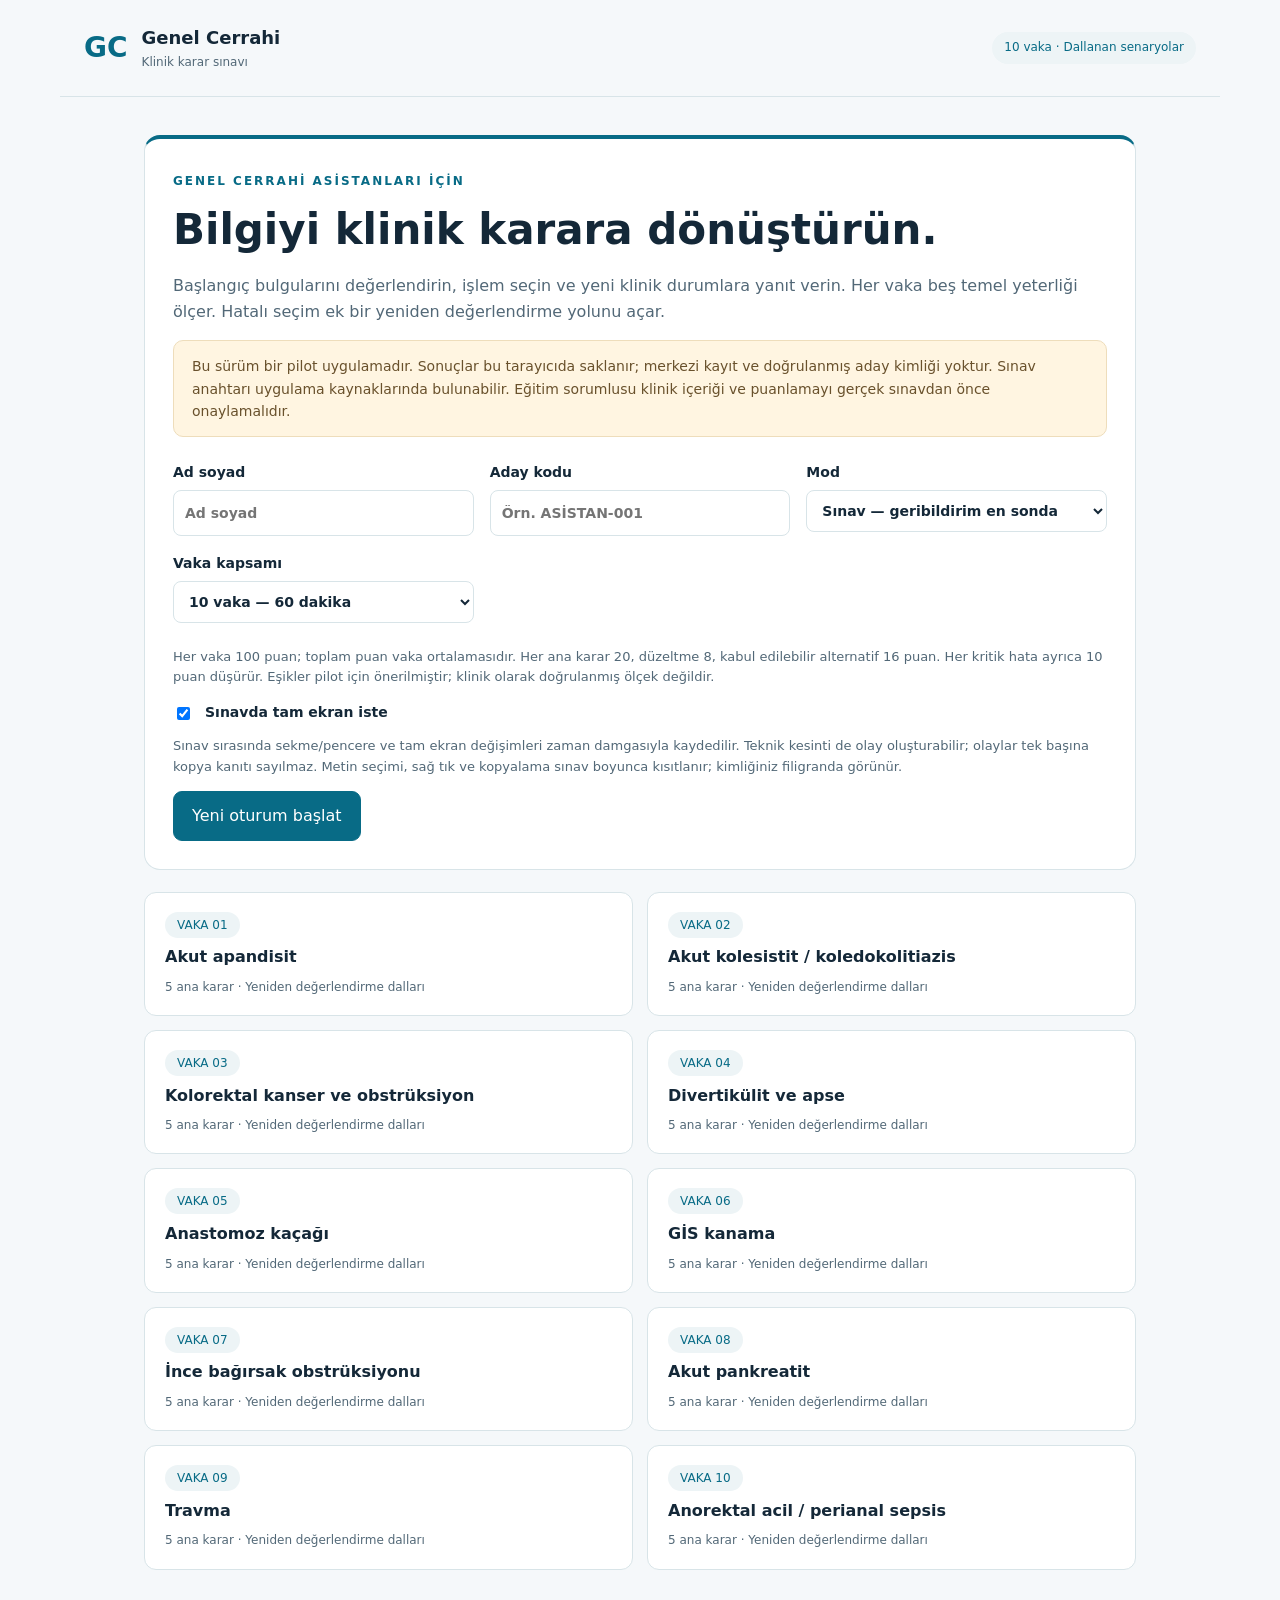
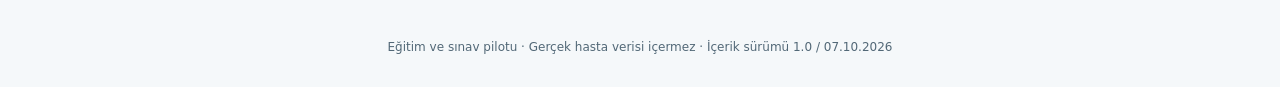
<file: index.html>
<!doctype html><html lang="tr"><head><meta charset="utf-8"><meta name="viewport" content="width=device-width,initial-scale=1"><title>Genel Cerrahi • Klinik Karar Sınavı</title><link rel="stylesheet" href="style.css"></head><body><header><a href="./" class="brand">GC <span>Genel Cerrahi<small>Klinik karar sınavı</small></span></a><span class="pill">10 vaka · Dallanan senaryolar</span></header><main id="app"></main><footer>Eğitim ve sınav pilotu · Gerçek hasta verisi içermez · İçerik sürümü 1.0 / 07.10.2026</footer><script src="cases.js"></script><script src="app.js"></script></body></html>
</file>
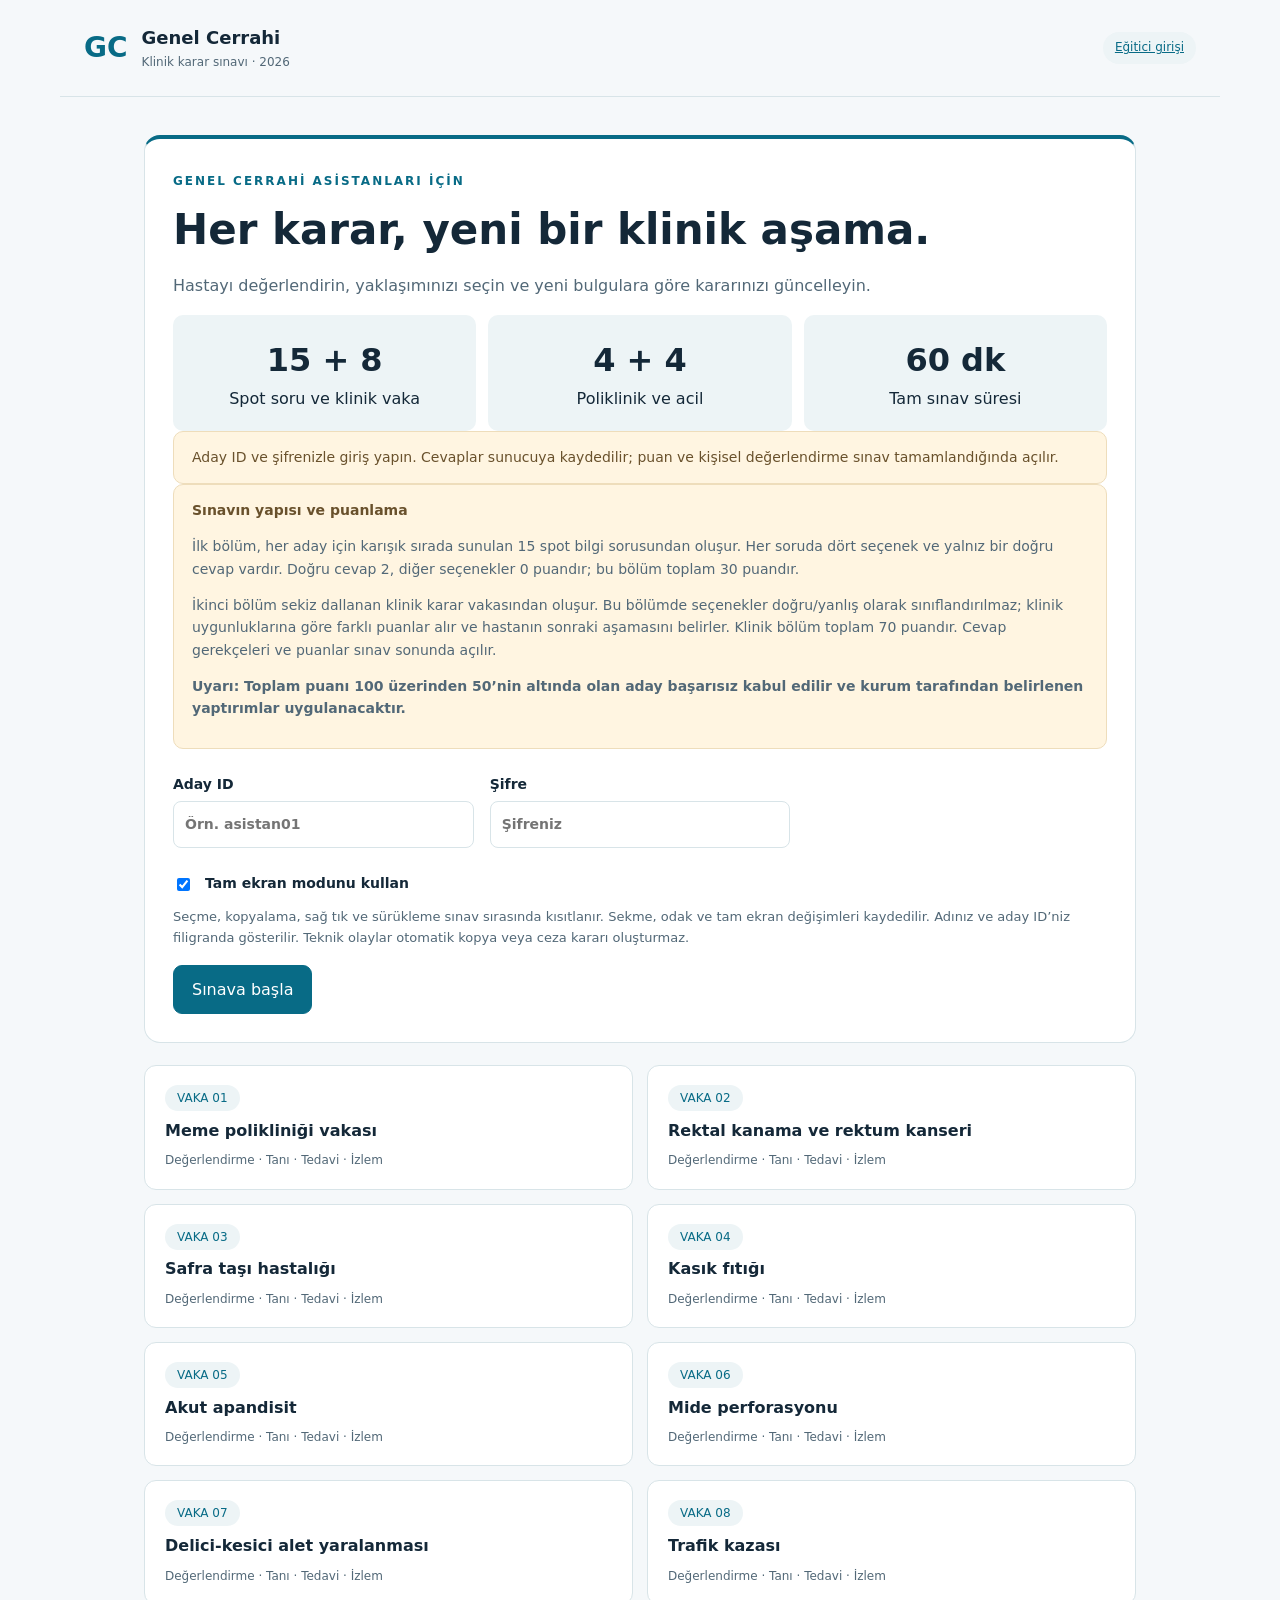
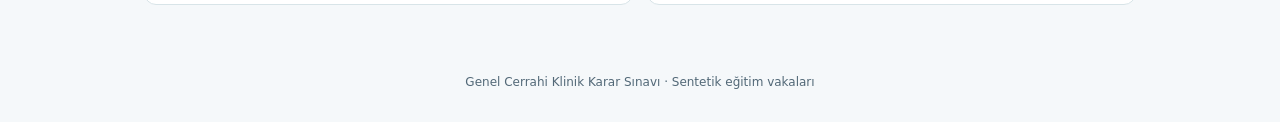
<file: new-exam/index.html>
<!doctype html><html lang="tr"><head><meta charset="utf-8"><meta name="viewport" content="width=device-width,initial-scale=1"><title>Genel Cerrahi • Klinik Karar Sınavı</title><link rel="stylesheet" href="style.css"></head><body><header><a href="./" class="brand">GC <span>Genel Cerrahi<small>Klinik karar sınavı · 2026</small></span></a><a class="pill" href="admin.html">Eğitici girişi</a></header><main id="app"></main><footer>Genel Cerrahi Klinik Karar Sınavı · Sentetik eğitim vakaları</footer><script src="config.js"></script><script src="cases.js"></script><script src="app.js?v=20261008-accounts"></script></body></html>
</file>
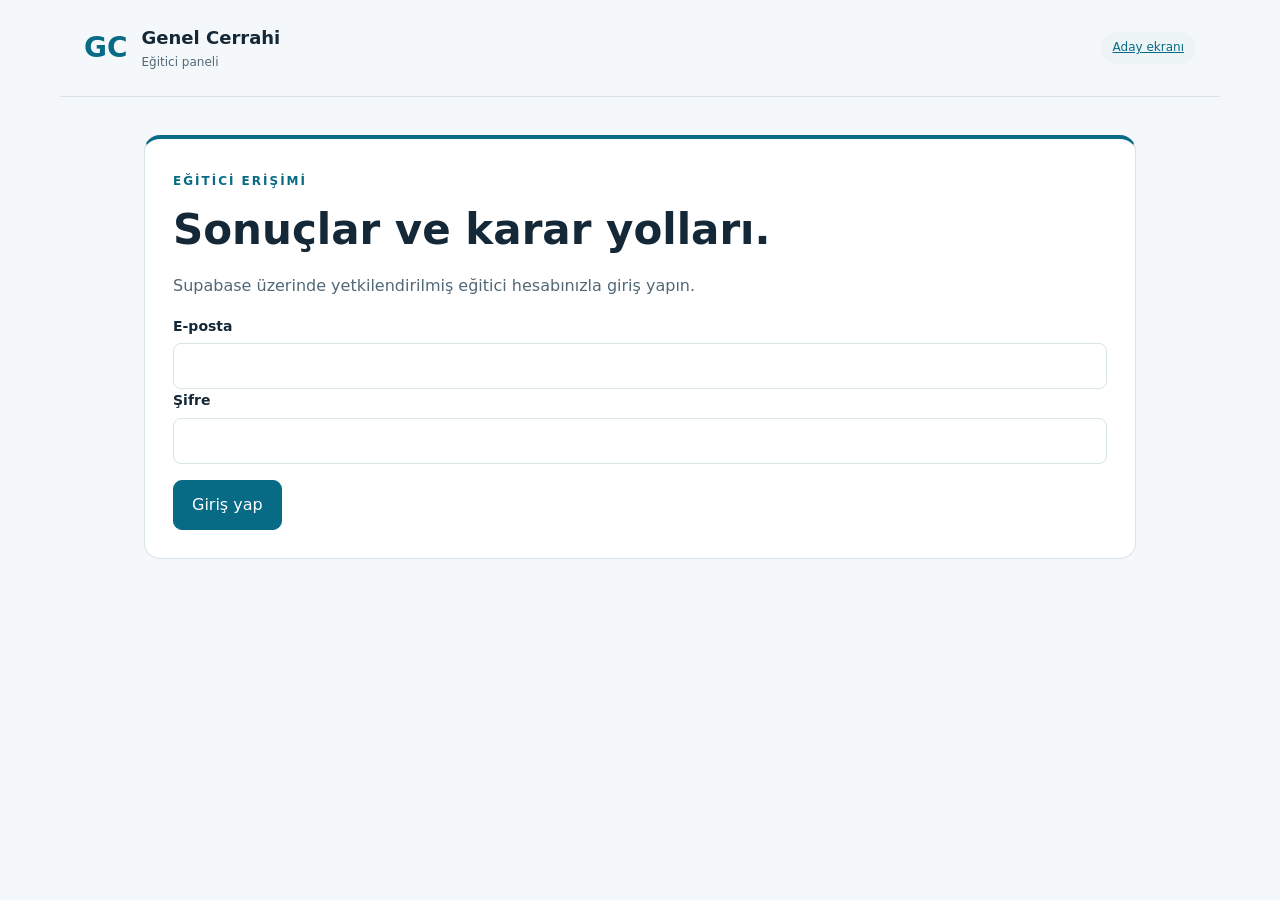
<file: new-exam/admin.html>
<!doctype html><html lang="tr"><head><meta charset="utf-8"><meta name="viewport" content="width=device-width,initial-scale=1"><title>Eğitici Paneli • Genel Cerrahi</title><link rel="stylesheet" href="style.css"></head><body><header><a href="./" class="brand">GC <span>Genel Cerrahi<small>Eğitici paneli</small></span></a><a class="pill" href="./">Aday ekranı</a></header><main id="admin"></main><script src="config.js"></script><script src="admin.js?v=20261008-results"></script></body></html>
</file>
<file: style.css>
:root{--ink:#142838;--muted:#526877;--blue:#086b86;--light:#edf4f6;--border:#d8e4e8;--red:#9b3434}*{box-sizing:border-box}body{margin:0;font:16px/1.6 system-ui,sans-serif;color:var(--ink);background:#f5f8fa}header{max-width:1160px;margin:auto;padding:24px;display:flex;align-items:center;justify-content:space-between;gap:20px;border-bottom:1px solid var(--border)}.brand{display:flex;align-items:center;gap:14px;color:var(--blue);text-decoration:none;font-size:28px;font-weight:800}.brand span{font-size:18px;color:var(--ink)}small{display:block;font-size:12px;color:var(--muted);font-weight:400}.pill,.tag{font-size:12px;padding:6px 12px;border-radius:30px;background:var(--light);color:var(--blue)}main{max-width:1040px;margin:38px auto;padding:0 24px}h1{font-size:clamp(28px,4vw,42px);line-height:1.2;margin:12px 0 18px}h2{font-size:24px;line-height:1.35}p{color:var(--muted)}.eyebrow{text-transform:uppercase;letter-spacing:2px;color:var(--blue);font-size:12px;font-weight:700}.card{background:white;border:1px solid var(--border);border-radius:16px;padding:28px;margin-bottom:22px}.hero{border-top:4px solid var(--blue)}.grid{display:grid;grid-template-columns:repeat(2,1fr);gap:14px}.case{padding:18px 20px;background:white;border:1px solid var(--border);border-radius:12px}.case b{display:block;margin:8px 0}.controls{display:grid;grid-template-columns:repeat(3,1fr);gap:16px;margin:24px 0}label{display:block;font-size:14px;font-weight:650}input,select{width:100%;border:1px solid var(--border);border-radius:8px;padding:11px;margin-top:6px;background:white;color:var(--ink);font:inherit}button{font:inherit;cursor:pointer;padding:11px 18px;border-radius:9px;border:1px solid var(--border);background:white;color:var(--ink)}button.primary{background:var(--blue);color:white;border-color:var(--blue)}button:disabled{opacity:.55;cursor:default}button:hover:not(:disabled){filter:brightness(.95)}button:focus-visible,a:focus-visible,input:focus-visible,select:focus-visible{outline:3px solid #f0b440;outline-offset:3px}.row{display:flex;gap:12px;align-items:center;flex-wrap:wrap}.bar{height:7px;background:var(--border);border-radius:10px;margin:16px 0;overflow:hidden}.bar span{display:block;height:100%;background:var(--blue)}.clinical{white-space:pre-line;border-left:4px solid var(--blue);padding:15px 20px;background:var(--light);color:var(--ink);border-radius:0 8px 8px 0}.choices{display:grid;gap:12px;margin:24px 0}.choice{text-align:left;padding:18px;display:flex;gap:14px;align-items:flex-start}.choice .letter{flex:none;border-radius:6px;background:var(--light);padding:1px 8px;color:var(--blue)}.choice.selected{border:2px solid var(--blue);background:#eff8fa;padding:17px}.notice{background:#fff5e1;border:1px solid #eeddbb;border-radius:10px;padding:14px 18px;color:#69512c;font-size:14px}.danger{color:var(--red)}.feedback{background:#eaf5f0;padding:18px;border-radius:10px;margin:16px 0}.metrics{display:grid;grid-template-columns:repeat(3,1fr);gap:12px}.metric{background:var(--light);padding:20px;border-radius:10px;text-align:center}.metric strong{font-size:32px;display:block}table{width:100%;border-collapse:collapse;font-size:14px}td,th{text-align:left;border-bottom:1px solid var(--border);padding:12px 8px}details{border-top:1px solid var(--border);padding:16px 0}summary{cursor:pointer;font-weight:600}.scroll{overflow:auto}footer{text-align:center;padding:30px 20px;font-size:12px;color:var(--muted)}.timer{font-variant-numeric:tabular-nums;font-size:22px;font-weight:700;margin-left:auto}.subtle{font-size:13px;color:var(--muted)}a{color:var(--blue)}@media(max-width:650px){header .pill{display:none}.grid,.controls,.metrics{grid-template-columns:1fr}.card{padding:20px}main{padding:0 16px;margin-top:24px}h1{font-size:30px}}
.exam-active main,.exam-active header,.exam-active footer{-webkit-user-select:none;user-select:none;-webkit-touch-callout:none}.exam-active .clinical{-webkit-user-drag:none}#watermark{position:fixed;inset:-10%;display:grid;grid-template-columns:repeat(3,1fr);align-items:center;justify-items:center;pointer-events:none;z-index:9999;overflow:hidden;opacity:.13}#watermark span{transform:rotate(-25deg);font-size:18px;font-weight:700;white-space:nowrap;color:#234454}@media(max-width:650px){#watermark{grid-template-columns:repeat(2,1fr)}#watermark span{font-size:13px}}@media print{header,footer,button{display:none}.card{break-inside:avoid}body{background:white}main{max-width:none;margin:0}details{display:block}}
</file>
<file: new-exam/style.css>
:root{--ink:#142838;--muted:#526877;--blue:#086b86;--light:#edf4f6;--border:#d8e4e8;--red:#9b3434}*{box-sizing:border-box}body{margin:0;font:16px/1.6 system-ui,sans-serif;color:var(--ink);background:#f5f8fa}header{max-width:1160px;margin:auto;padding:24px;display:flex;align-items:center;justify-content:space-between;gap:20px;border-bottom:1px solid var(--border)}.brand{display:flex;align-items:center;gap:14px;color:var(--blue);text-decoration:none;font-size:28px;font-weight:800}.brand span{font-size:18px;color:var(--ink)}small{display:block;font-size:12px;color:var(--muted);font-weight:400}.pill,.tag{font-size:12px;padding:6px 12px;border-radius:30px;background:var(--light);color:var(--blue)}main{max-width:1040px;margin:38px auto;padding:0 24px}h1{font-size:clamp(28px,4vw,42px);line-height:1.2;margin:12px 0 18px}h2{font-size:24px;line-height:1.35}p{color:var(--muted)}.eyebrow{text-transform:uppercase;letter-spacing:2px;color:var(--blue);font-size:12px;font-weight:700}.card{background:white;border:1px solid var(--border);border-radius:16px;padding:28px;margin-bottom:22px}.hero{border-top:4px solid var(--blue)}.grid{display:grid;grid-template-columns:repeat(2,1fr);gap:14px}.case{padding:18px 20px;background:white;border:1px solid var(--border);border-radius:12px}.case b{display:block;margin:8px 0}.controls{display:grid;grid-template-columns:repeat(3,1fr);gap:16px;margin:24px 0}label{display:block;font-size:14px;font-weight:650}input,select{width:100%;border:1px solid var(--border);border-radius:8px;padding:11px;margin-top:6px;background:white;color:var(--ink);font:inherit}button{font:inherit;cursor:pointer;padding:11px 18px;border-radius:9px;border:1px solid var(--border);background:white;color:var(--ink)}button.primary{background:var(--blue);color:white;border-color:var(--blue)}button:disabled{opacity:.55;cursor:default}button:hover:not(:disabled){filter:brightness(.95)}button:focus-visible,a:focus-visible,input:focus-visible,select:focus-visible{outline:3px solid #f0b440;outline-offset:3px}.row{display:flex;gap:12px;align-items:center;flex-wrap:wrap}.bar{height:7px;background:var(--border);border-radius:10px;margin:16px 0;overflow:hidden}.bar span{display:block;height:100%;background:var(--blue)}.clinical{white-space:pre-line;border-left:4px solid var(--blue);padding:15px 20px;background:var(--light);color:var(--ink);border-radius:0 8px 8px 0}.choices{display:grid;gap:12px;margin:24px 0}.choice{text-align:left;padding:18px;display:flex;gap:14px;align-items:flex-start}.choice .letter{flex:none;border-radius:6px;background:var(--light);padding:1px 8px;color:var(--blue)}.choice.selected{border:2px solid var(--blue);background:#eff8fa;padding:17px}.notice{background:#fff5e1;border:1px solid #eeddbb;border-radius:10px;padding:14px 18px;color:#69512c;font-size:14px}.danger{color:var(--red)}.feedback{background:#eaf5f0;padding:18px;border-radius:10px;margin:16px 0}.metrics{display:grid;grid-template-columns:repeat(3,1fr);gap:12px}.metric{background:var(--light);padding:20px;border-radius:10px;text-align:center}.metric strong{font-size:32px;display:block}table{width:100%;border-collapse:collapse;font-size:14px}td,th{text-align:left;border-bottom:1px solid var(--border);padding:12px 8px}details{border-top:1px solid var(--border);padding:16px 0}summary{cursor:pointer;font-weight:600}.scroll{overflow:auto}footer{text-align:center;padding:30px 20px;font-size:12px;color:var(--muted)}.timer{font-variant-numeric:tabular-nums;font-size:22px;font-weight:700;margin-left:auto}.subtle{font-size:13px;color:var(--muted)}a{color:var(--blue)}@media(max-width:650px){header .pill{display:none}.grid,.controls,.metrics{grid-template-columns:1fr}.card{padding:20px}main{padding:0 16px;margin-top:24px}h1{font-size:30px}}
.exam-active main,.exam-active header,.exam-active footer{-webkit-user-select:none;user-select:none;-webkit-touch-callout:none}.exam-active .clinical{-webkit-user-drag:none}#watermark{position:fixed;inset:-10%;display:grid;grid-template-columns:repeat(3,1fr);align-items:center;justify-items:center;pointer-events:none;z-index:9999;overflow:hidden;opacity:.13}#watermark span{transform:rotate(-25deg);font-size:18px;font-weight:700;white-space:nowrap;color:#234454}@media(max-width:650px){#watermark{grid-template-columns:repeat(2,1fr)}#watermark span{font-size:13px}}@media print{header,footer,button{display:none}.card{break-inside:avoid}body{background:white}main{max-width:none;margin:0}details{display:block}}

.report-case article {padding:1rem 0;border-bottom:1px solid #ddd;break-inside:avoid;}
@media print { .no-print,header,footer,nav,#watermark {display:none!important} body{background:white;color:black} .card{box-shadow:none;border:0} .report-case{break-before:page} .report-case h2{break-after:avoid} }
</file>
